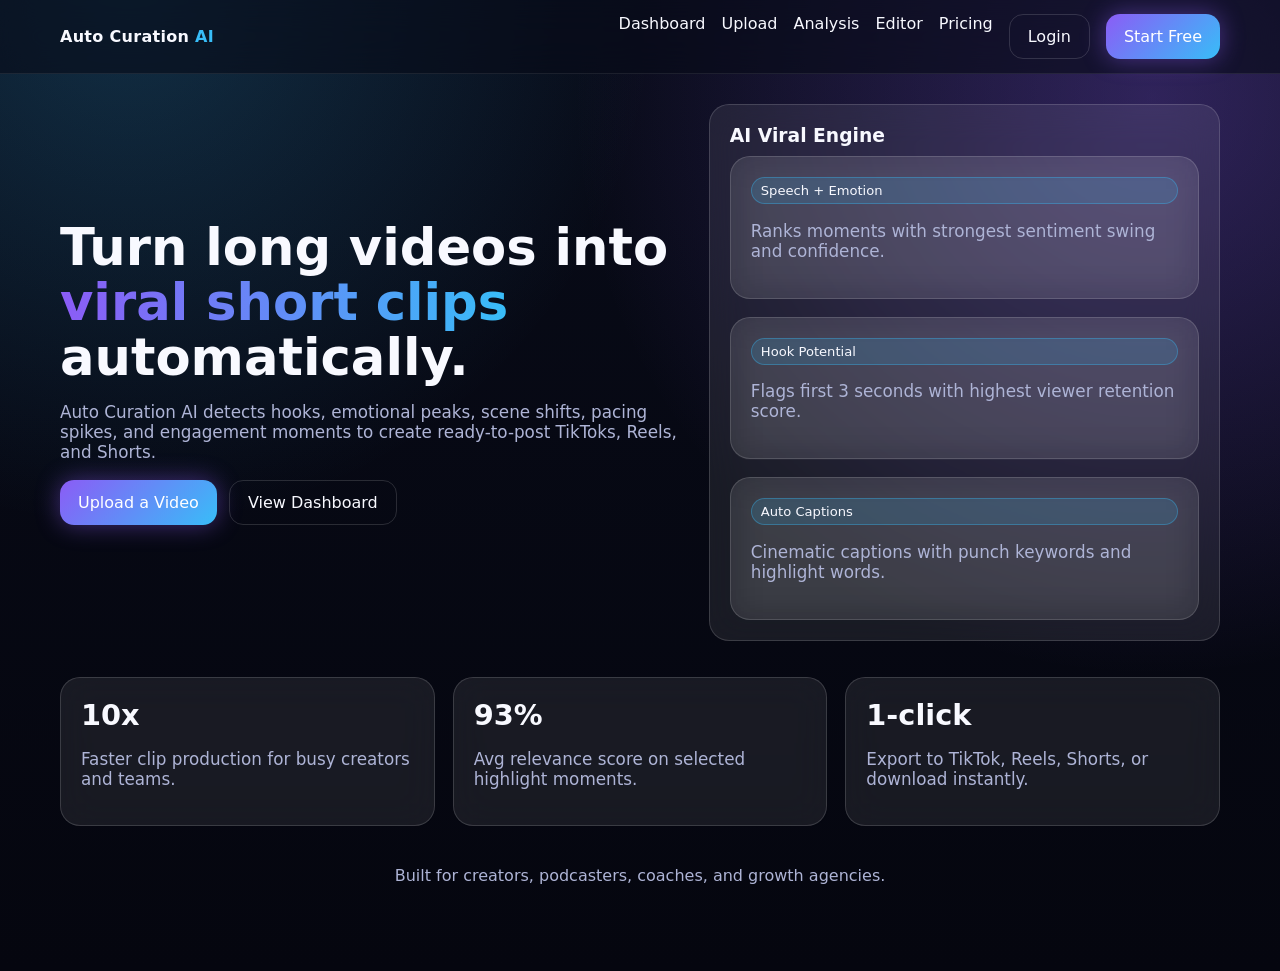
<file: index.html>
<!doctype html><html><head><meta charset='utf-8'><meta name='viewport' content='width=device-width,initial-scale=1'>
<title>Auto Curation AI</title><link rel='stylesheet' href='styles.css'></head><body>
<div id='nav-root'></div>
<main class='container'>
  <section class='hero'>
    <div>
      <h1>Turn long videos into <span style='background:linear-gradient(90deg,#8b5cf6,#38bdf8);-webkit-background-clip:text;color:transparent'>viral short clips</span> automatically.</h1>
      <p class='subtitle'>Auto Curation AI detects hooks, emotional peaks, scene shifts, pacing spikes, and engagement moments to create ready-to-post TikToks, Reels, and Shorts.</p>
      <div style='display:flex;gap:12px;flex-wrap:wrap;margin-top:18px'>
        <a class='btn btn-primary' href='upload.html'>Upload a Video</a>
        <a class='btn' href='dashboard.html'>View Dashboard</a>
      </div>
    </div>
    <div class='glass card float'>
      <h3>AI Viral Engine</h3>
      <div class='grid'>
        <div class='glass card'><div class='tag'>Speech + Emotion</div><p class='subtitle'>Ranks moments with strongest sentiment swing and confidence.</p></div>
        <div class='glass card'><div class='tag'>Hook Potential</div><p class='subtitle'>Flags first 3 seconds with highest viewer retention score.</p></div>
        <div class='glass card'><div class='tag'>Auto Captions</div><p class='subtitle'>Cinematic captions with punch keywords and highlight words.</p></div>
      </div>
    </div>
  </section>

  <section style='margin-top:36px' class='grid grid-3'>
    <article class='glass card'><div class='kpi'>10x</div><p class='subtitle'>Faster clip production for busy creators and teams.</p></article>
    <article class='glass card'><div class='kpi'>93%</div><p class='subtitle'>Avg relevance score on selected highlight moments.</p></article>
    <article class='glass card'><div class='kpi'>1-click</div><p class='subtitle'>Export to TikTok, Reels, Shorts, or download instantly.</p></article>
  </section>
  <p class='footer'>Built for creators, podcasters, coaches, and growth agencies.</p>
</main>
<script src='app.js'></script>
</body></html>
</file>
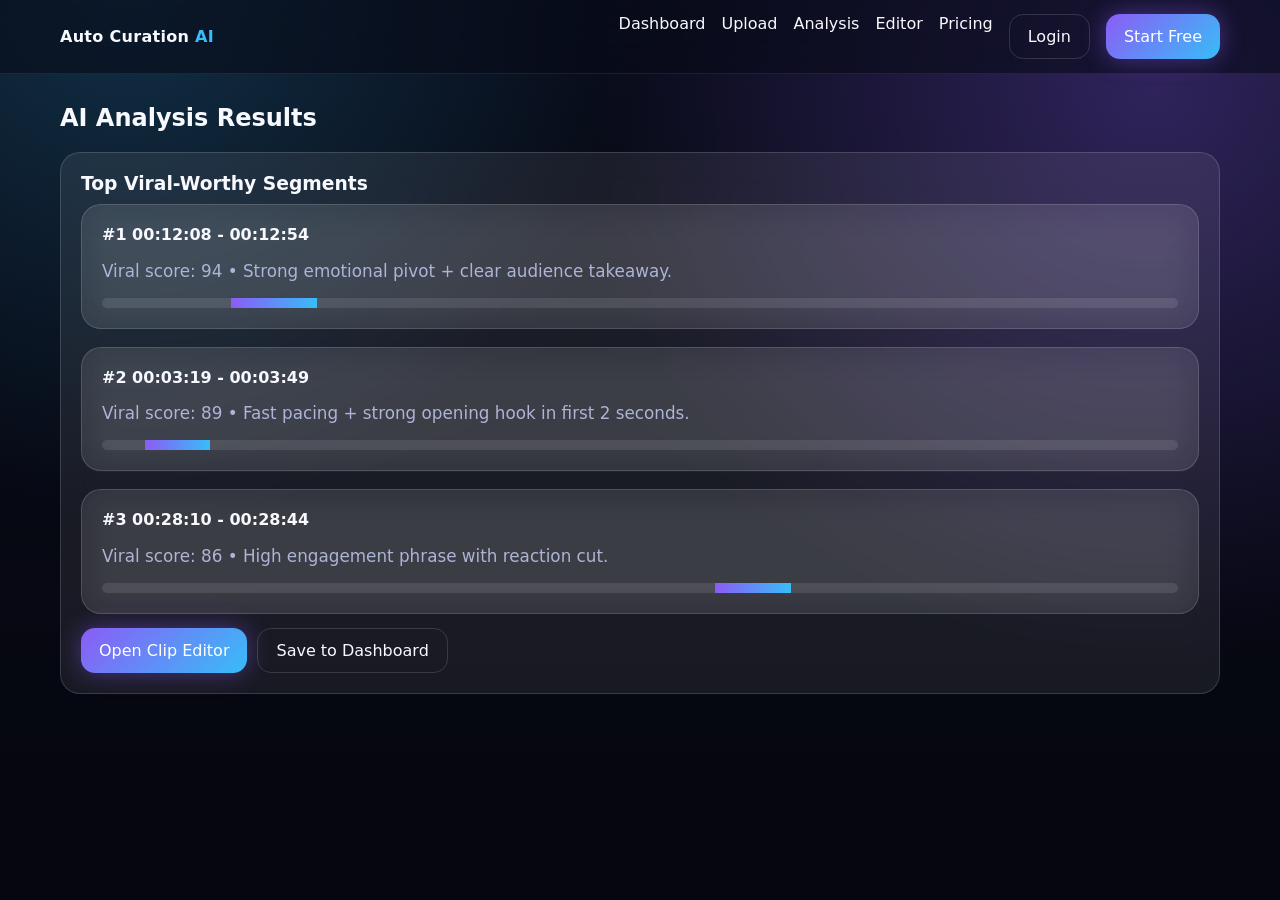
<file: analysis.html>
<!doctype html><html><head><meta charset='utf-8'><meta name='viewport' content='width=device-width,initial-scale=1'><title>Analysis Results</title><link rel='stylesheet' href='styles.css'></head><body>
<div id='nav-root'></div>
<main class='container'>
  <h2 class='page-title'>AI Analysis Results</h2>
  <section class='glass card'>
    <h3>Top Viral-Worthy Segments</h3>
    <div class='grid'>
      <div class='glass card'><strong>#1 00:12:08 - 00:12:54</strong><p class='subtitle'>Viral score: 94 • Strong emotional pivot + clear audience takeaway.</p><div class='timeline'><span style='left:12%;width:8%'></span></div></div>
      <div class='glass card'><strong>#2 00:03:19 - 00:03:49</strong><p class='subtitle'>Viral score: 89 • Fast pacing + strong opening hook in first 2 seconds.</p><div class='timeline'><span style='left:4%;width:6%'></span></div></div>
      <div class='glass card'><strong>#3 00:28:10 - 00:28:44</strong><p class='subtitle'>Viral score: 86 • High engagement phrase with reaction cut.</p><div class='timeline'><span style='left:57%;width:7%'></span></div></div>
    </div>
    <div style='margin-top:14px;display:flex;gap:10px;flex-wrap:wrap'>
      <a href='editor.html' class='btn btn-primary'>Open Clip Editor</a>
      <a href='dashboard.html' class='btn'>Save to Dashboard</a>
    </div>
  </section>
</main><script src='app.js'></script></body></html>
</file>
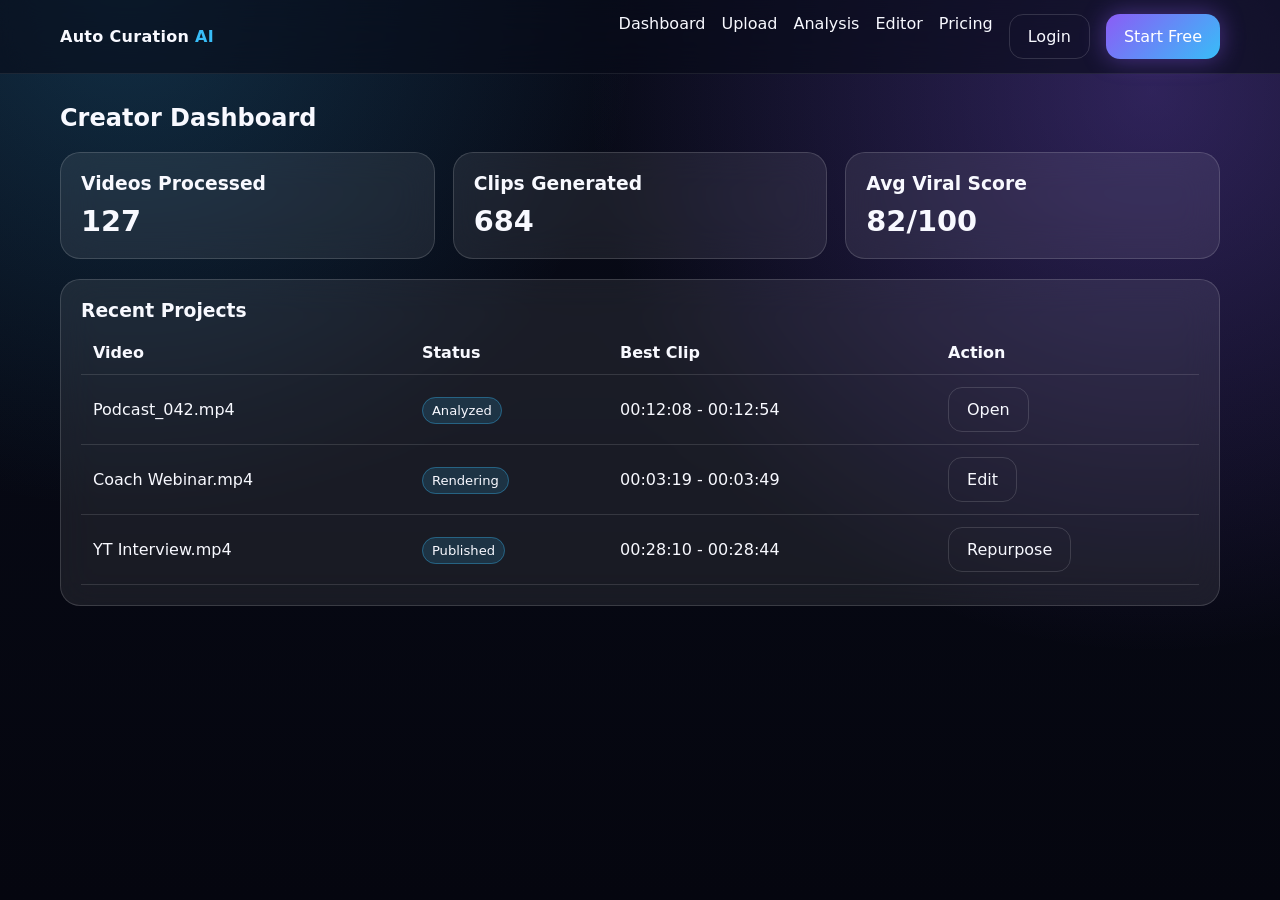
<file: dashboard.html>
<!doctype html><html><head><meta charset='utf-8'><meta name='viewport' content='width=device-width,initial-scale=1'><title>Dashboard</title><link rel='stylesheet' href='styles.css'></head><body>
<div id='nav-root'></div>
<main class='container'>
  <h2 class='page-title'>Creator Dashboard</h2>
  <section class='grid grid-3'>
    <div class='glass card'><h3>Videos Processed</h3><div class='kpi'>127</div></div>
    <div class='glass card'><h3>Clips Generated</h3><div class='kpi'>684</div></div>
    <div class='glass card'><h3>Avg Viral Score</h3><div class='kpi'>82/100</div></div>
  </section>
  <section class='glass card' style='margin-top:20px'>
    <h3>Recent Projects</h3>
    <table class='table'>
      <tr><th>Video</th><th>Status</th><th>Best Clip</th><th>Action</th></tr>
      <tr><td>Podcast_042.mp4</td><td><span class='tag'>Analyzed</span></td><td>00:12:08 - 00:12:54</td><td><a class='btn' href='analysis.html'>Open</a></td></tr>
      <tr><td>Coach Webinar.mp4</td><td><span class='tag'>Rendering</span></td><td>00:03:19 - 00:03:49</td><td><a class='btn' href='editor.html'>Edit</a></td></tr>
      <tr><td>YT Interview.mp4</td><td><span class='tag'>Published</span></td><td>00:28:10 - 00:28:44</td><td><a class='btn' href='editor.html'>Repurpose</a></td></tr>
    </table>
  </section>
</main><script src='app.js'></script></body></html>
</file>
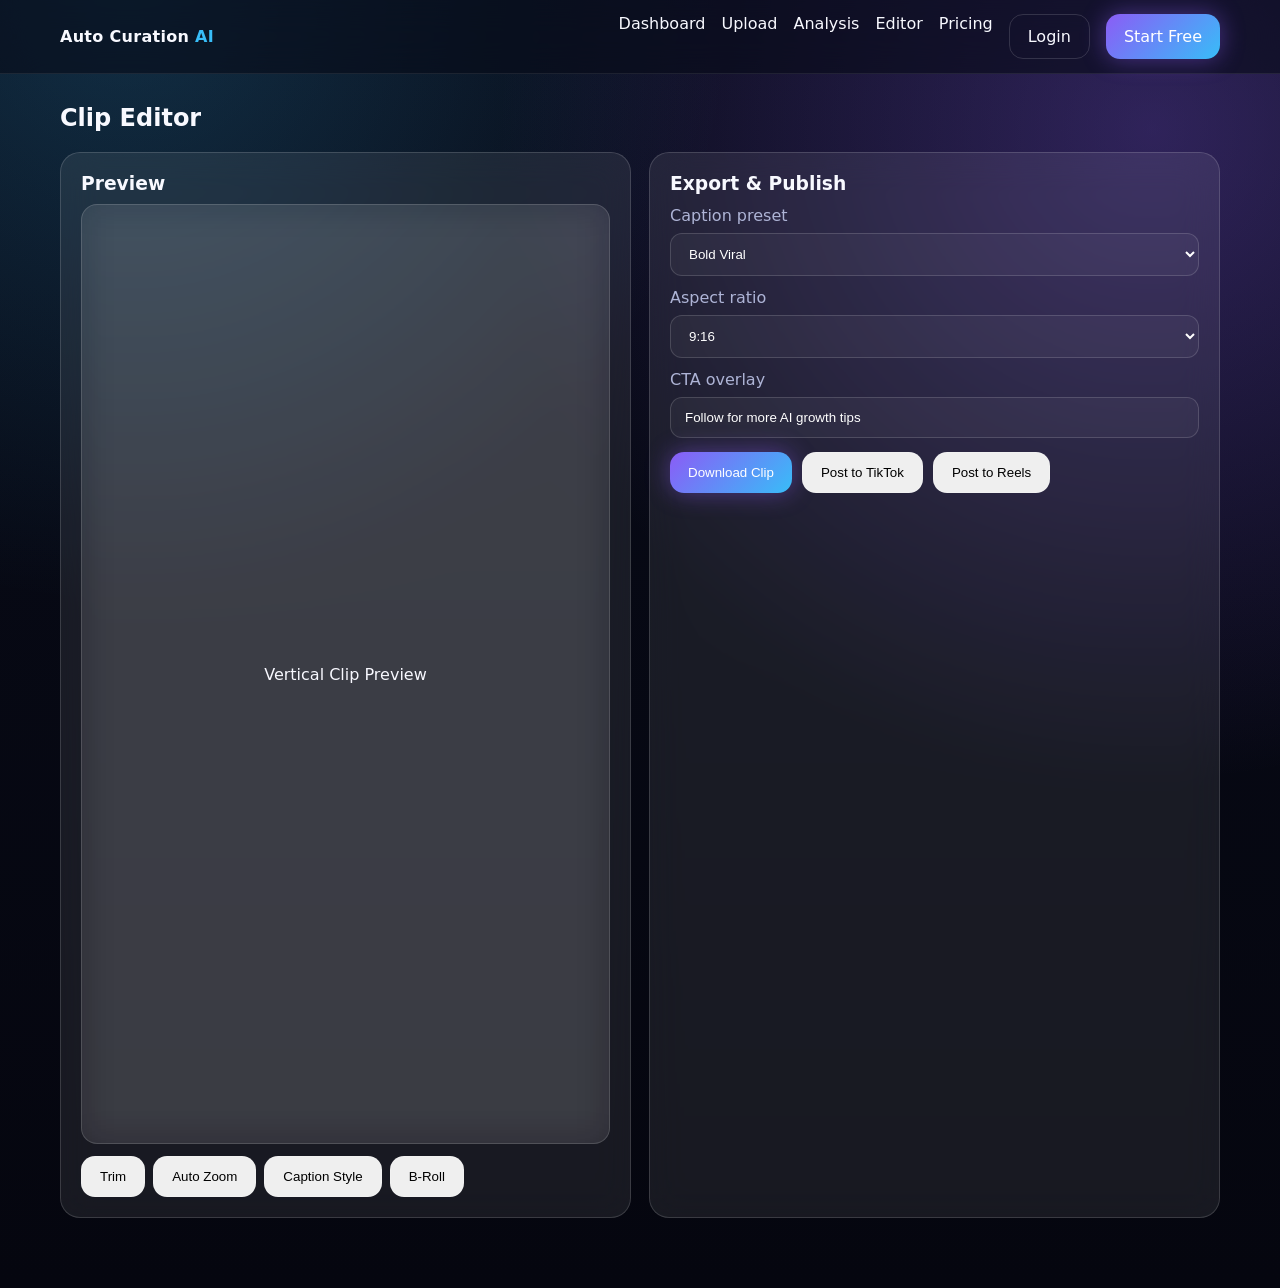
<file: editor.html>
<!doctype html><html><head><meta charset='utf-8'><meta name='viewport' content='width=device-width,initial-scale=1'><title>Clip Editor</title><link rel='stylesheet' href='styles.css'></head><body>
<div id='nav-root'></div>
<main class='container'>
  <h2 class='page-title'>Clip Editor</h2>
  <section class='grid grid-2'>
    <div class='glass card'>
      <h3>Preview</h3>
      <div class='glass' style='aspect-ratio:9/16;display:grid;place-items:center;border-radius:16px'>Vertical Clip Preview</div>
      <div style='display:flex;gap:8px;flex-wrap:wrap;margin-top:12px'>
        <button class='btn'>Trim</button><button class='btn'>Auto Zoom</button><button class='btn'>Caption Style</button><button class='btn'>B-Roll</button>
      </div>
    </div>
    <div class='glass card'>
      <h3>Export & Publish</h3>
      <label>Caption preset</label><select class='select'><option>Bold Viral</option><option>Clean Minimal</option></select>
      <label>Aspect ratio</label><select class='select'><option>9:16</option><option>1:1</option><option>16:9</option></select>
      <label>CTA overlay</label><input class='input' value='Follow for more AI growth tips'>
      <div style='display:flex;gap:10px;flex-wrap:wrap;margin-top:14px'>
        <button class='btn btn-primary'>Download Clip</button><button class='btn'>Post to TikTok</button><button class='btn'>Post to Reels</button>
      </div>
    </div>
  </section>
</main><script src='app.js'></script></body></html>
</file>
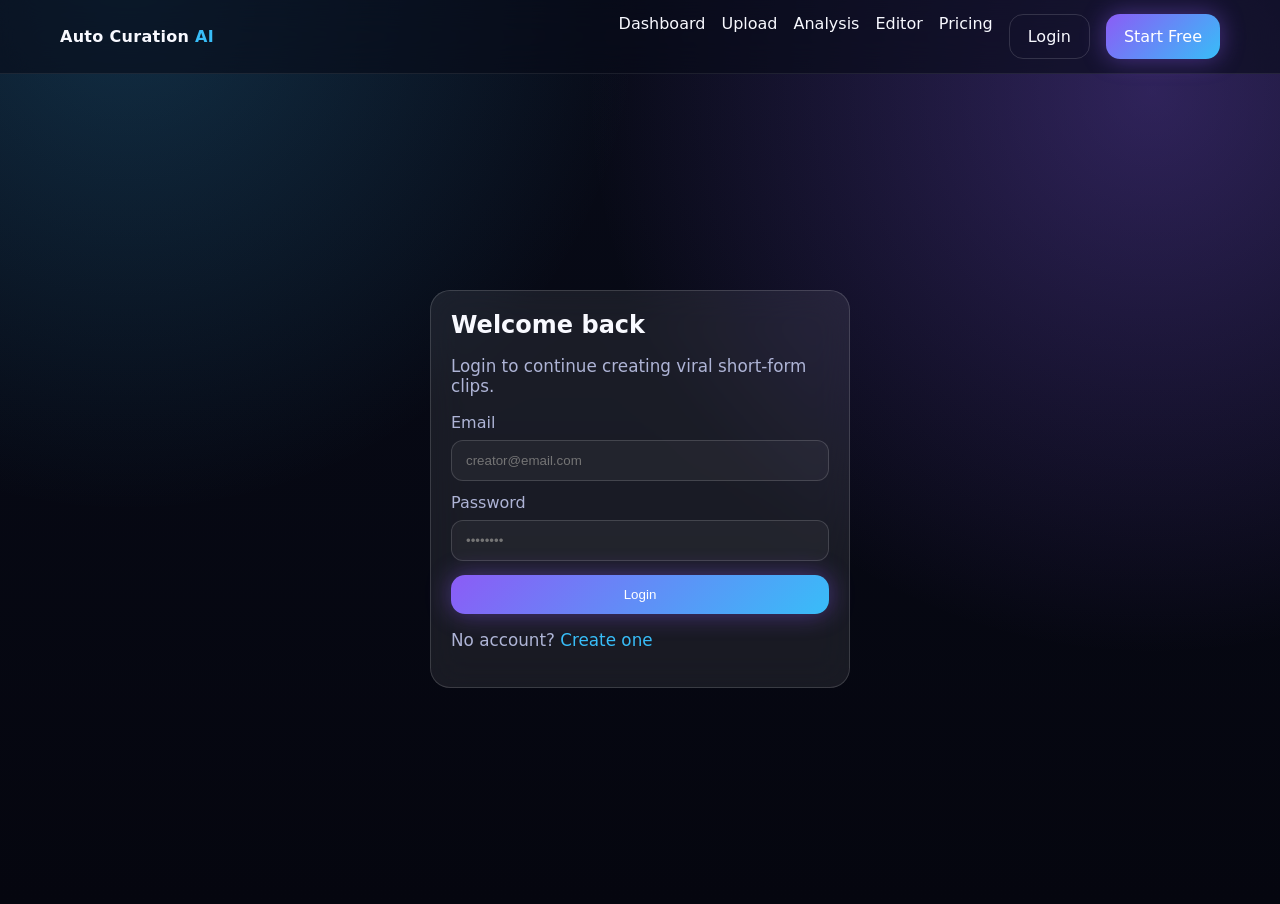
<file: login.html>
<!doctype html><html><head><meta charset='utf-8'><meta name='viewport' content='width=device-width,initial-scale=1'><title>Login</title><link rel='stylesheet' href='styles.css'></head><body>
<div id='nav-root'></div>
<main class='auth-wrap'>
  <section class='glass card auth-card'>
    <h2>Welcome back</h2><p class='subtitle'>Login to continue creating viral short-form clips.</p>
    <label>Email</label><input class='input' type='email' placeholder='creator@email.com'>
    <label>Password</label><input class='input' type='password' placeholder='••••••••'>
    <button class='btn btn-primary' style='width:100%;margin-top:14px'>Login</button>
    <p class='subtitle'>No account? <a href='signup.html' style='color:#38bdf8'>Create one</a></p>
  </section>
</main><script src='app.js'></script></body></html>
</file>
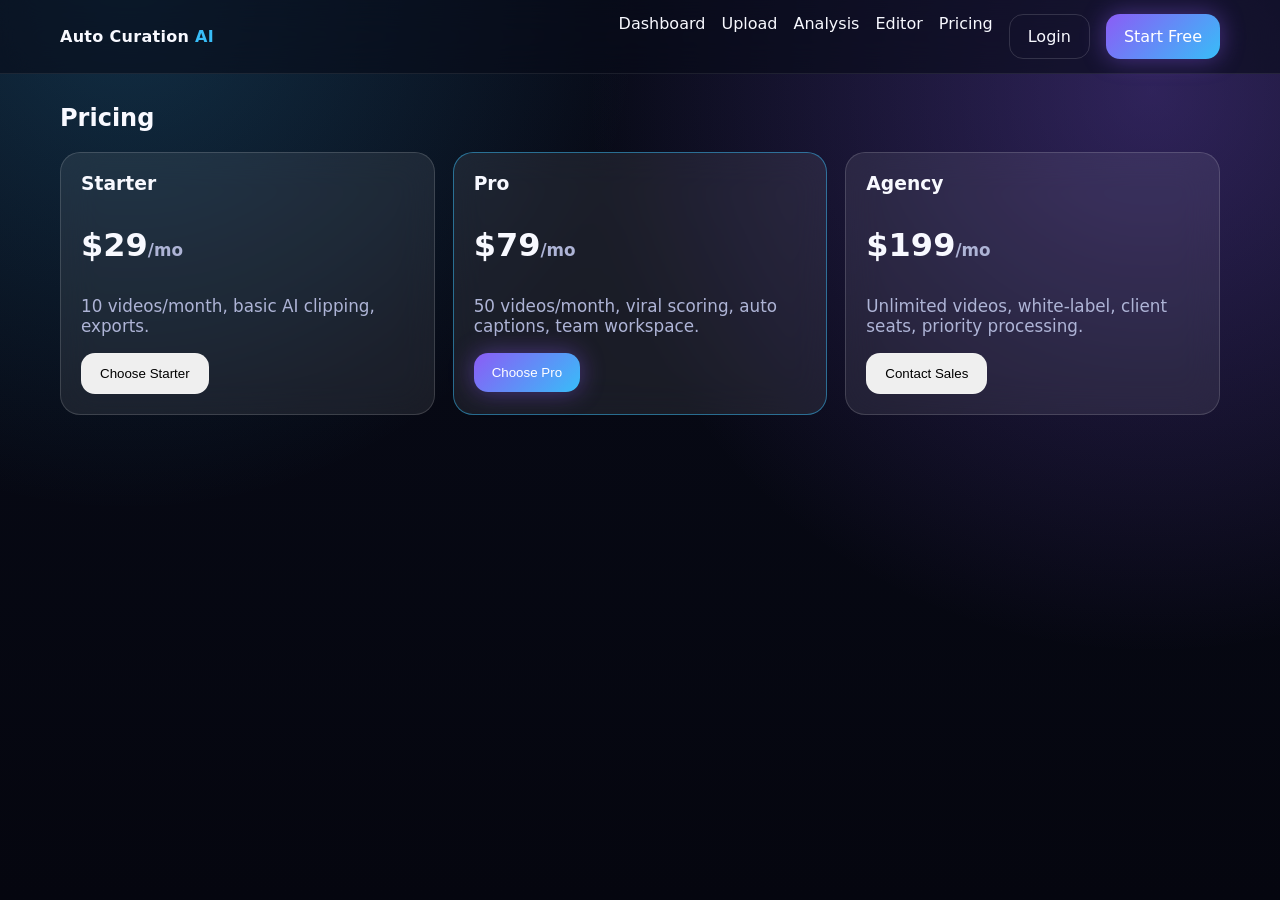
<file: pricing.html>
<!doctype html><html><head><meta charset='utf-8'><meta name='viewport' content='width=device-width,initial-scale=1'><title>Pricing</title><link rel='stylesheet' href='styles.css'></head><body>
<div id='nav-root'></div>
<main class='container'>
  <h2 class='page-title'>Pricing</h2>
  <section class='grid grid-3'>
    <div class='glass card'><h3>Starter</h3><p class='price'>$29<span class='subtitle'>/mo</span></p><p class='subtitle'>10 videos/month, basic AI clipping, exports.</p><button class='btn'>Choose Starter</button></div>
    <div class='glass card' style='border-color:rgba(56,189,248,.5)'><h3>Pro</h3><p class='price'>$79<span class='subtitle'>/mo</span></p><p class='subtitle'>50 videos/month, viral scoring, auto captions, team workspace.</p><button class='btn btn-primary'>Choose Pro</button></div>
    <div class='glass card'><h3>Agency</h3><p class='price'>$199<span class='subtitle'>/mo</span></p><p class='subtitle'>Unlimited videos, white-label, client seats, priority processing.</p><button class='btn'>Contact Sales</button></div>
  </section>
</main><script src='app.js'></script></body></html>
</file>
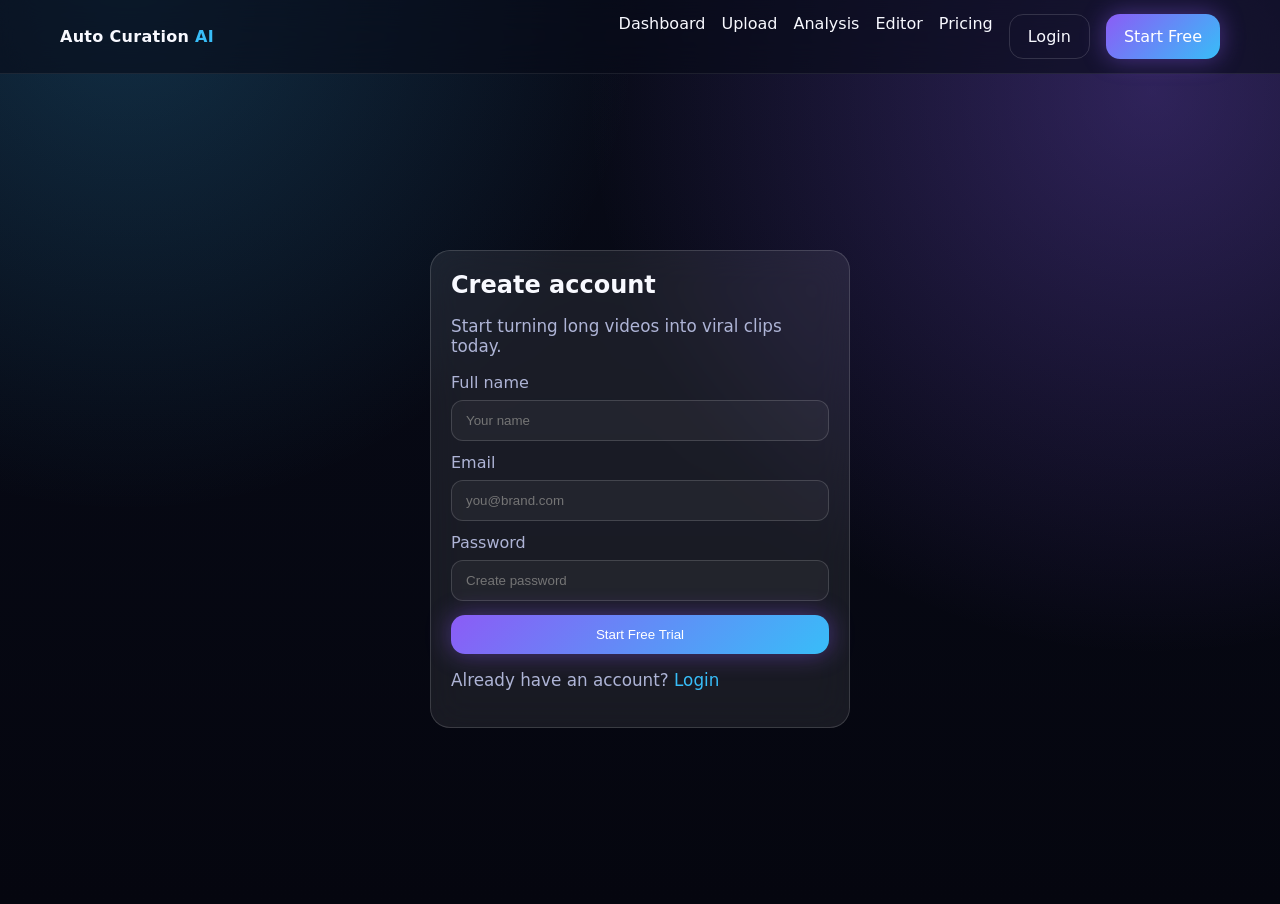
<file: signup.html>
<!doctype html><html><head><meta charset='utf-8'><meta name='viewport' content='width=device-width,initial-scale=1'><title>Sign up</title><link rel='stylesheet' href='styles.css'></head><body>
<div id='nav-root'></div>
<main class='auth-wrap'>
  <section class='glass card auth-card'>
    <h2>Create account</h2><p class='subtitle'>Start turning long videos into viral clips today.</p>
    <label>Full name</label><input class='input' placeholder='Your name'>
    <label>Email</label><input class='input' type='email' placeholder='you@brand.com'>
    <label>Password</label><input class='input' type='password' placeholder='Create password'>
    <button class='btn btn-primary' style='width:100%;margin-top:14px'>Start Free Trial</button>
    <p class='subtitle'>Already have an account? <a href='login.html' style='color:#38bdf8'>Login</a></p>
  </section>
</main><script src='app.js'></script></body></html>
</file>
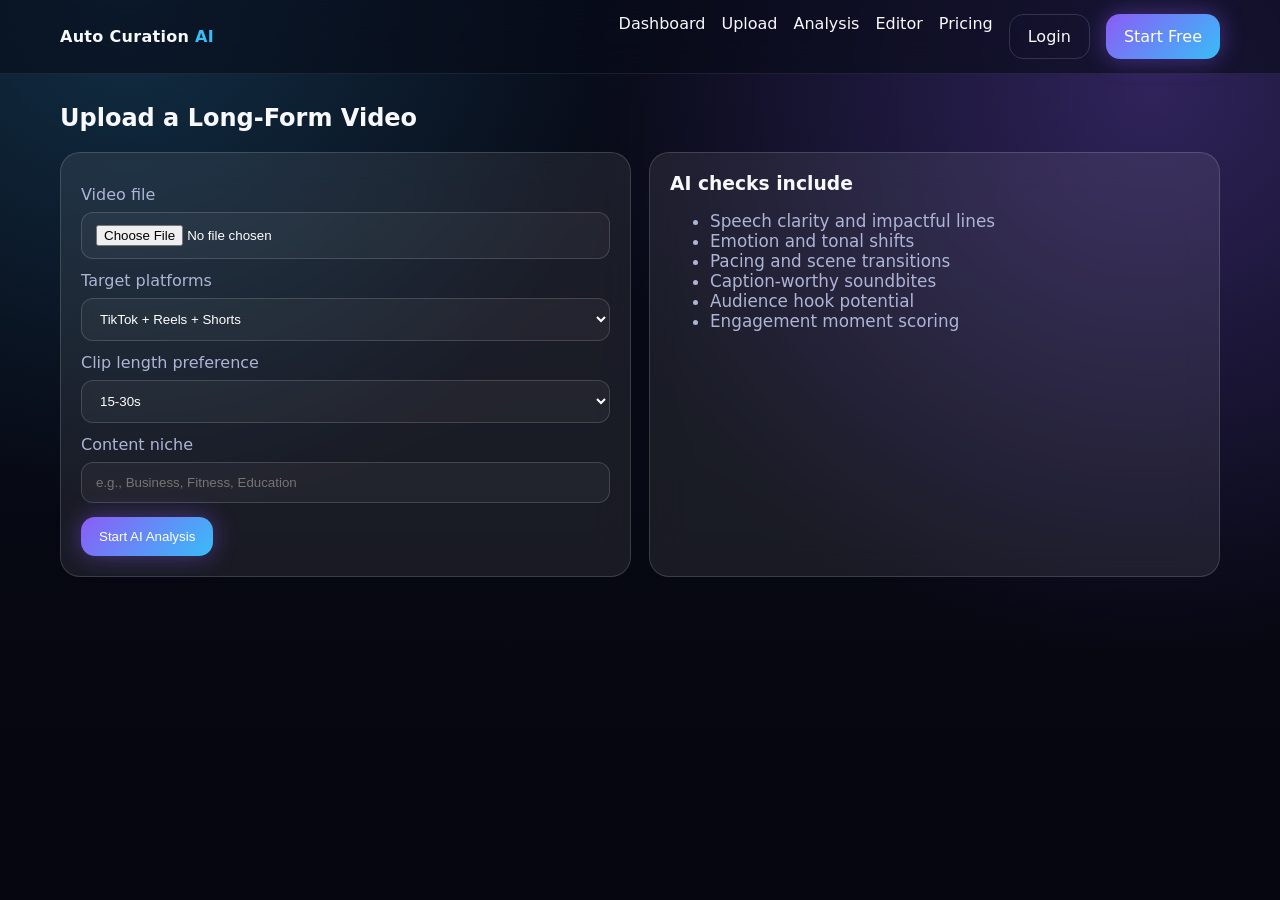
<file: upload.html>
<!doctype html><html><head><meta charset='utf-8'><meta name='viewport' content='width=device-width,initial-scale=1'><title>Upload</title><link rel='stylesheet' href='styles.css'></head><body>
<div id='nav-root'></div>
<main class='container'>
  <h2 class='page-title'>Upload a Long-Form Video</h2>
  <section class='grid grid-2'>
    <div class='glass card'>
      <label>Video file</label><input type='file' class='input'>
      <label>Target platforms</label><select class='select'><option>TikTok + Reels + Shorts</option><option>TikTok only</option><option>Instagram Reels only</option></select>
      <label>Clip length preference</label><select class='select'><option>15-30s</option><option>30-60s</option><option>Mixed</option></select>
      <label>Content niche</label><input class='input' placeholder='e.g., Business, Fitness, Education'>
      <button class='btn btn-primary' style='margin-top:14px'>Start AI Analysis</button>
    </div>
    <div class='glass card'>
      <h3>AI checks include</h3>
      <ul class='subtitle'>
        <li>Speech clarity and impactful lines</li><li>Emotion and tonal shifts</li><li>Pacing and scene transitions</li>
        <li>Caption-worthy soundbites</li><li>Audience hook potential</li><li>Engagement moment scoring</li>
      </ul>
    </div>
  </section>
</main><script src='app.js'></script></body></html>
</file>
<file: styles.css>
:root {
  --bg: #070912;
  --bg-soft: #0d1020;
  --card: rgba(255,255,255,0.08);
  --card-strong: rgba(255,255,255,0.12);
  --text: #f8f9ff;
  --muted: #aeb4d6;
  --purple: #8b5cf6;
  --blue: #38bdf8;
  --glow: 0 0 25px rgba(139,92,246,.45);
  --radius: 20px;
}
* { box-sizing: border-box; }
body {
  margin: 0;
  font-family: Inter, ui-sans-serif, system-ui, -apple-system, Segoe UI, Roboto, sans-serif;
  color: var(--text);
  background:
    radial-gradient(circle at 10% 0%, rgba(56,189,248,.2), transparent 35%),
    radial-gradient(circle at 90% 10%, rgba(139,92,246,.3), transparent 40%),
    linear-gradient(180deg, #080b18 0%, #05060f 100%);
  min-height: 100vh;
}
a { color: inherit; text-decoration: none; }
.nav {
  position: sticky; top: 0; z-index: 10;
  backdrop-filter: blur(18px);
  background: rgba(8,11,24,.6);
  border-bottom: 1px solid rgba(255,255,255,.08);
}
.nav-inner {
  max-width: 1200px; margin: 0 auto; padding: 14px 20px;
  display: flex; justify-content: space-between; align-items: center; gap: 16px;
}
.brand { font-weight: 700; letter-spacing: .3px; }
.brand span { color: var(--blue); }
.nav-links { display: flex; gap: 16px; flex-wrap: wrap; }
.btn {
  padding: 12px 18px; border-radius: 14px; border: 1px solid rgba(255,255,255,.14);
  display: inline-flex; align-items: center; justify-content: center; gap: 8px;
  transition: all .25s ease;
}
.btn:hover { transform: translateY(-2px); border-color: rgba(56,189,248,.5); }
.btn-primary {
  background: linear-gradient(135deg, var(--purple), var(--blue));
  border: none; box-shadow: var(--glow); color: white;
}
.container { max-width: 1200px; margin: 0 auto; padding: 30px 20px 70px; }
.hero { display: grid; gap: 24px; grid-template-columns: 1.1fr .9fr; align-items: center; }
.glass {
  background: var(--card);
  border: 1px solid rgba(255,255,255,.15);
  border-radius: var(--radius);
  backdrop-filter: blur(18px);
}
.card { padding: 20px; }
h1,h2,h3 { margin: 0 0 10px; }
h1 { font-size: clamp(2rem, 4vw, 3.5rem); line-height: 1.08; }
.subtitle { color: var(--muted); font-size: 1.05rem; }
.grid { display: grid; gap: 18px; }
.grid-3 { grid-template-columns: repeat(3, minmax(0,1fr)); }
.grid-2 { grid-template-columns: repeat(2, minmax(0,1fr)); }
.kpi { font-size: 1.8rem; font-weight: 700; }
.float {
  animation: float 4.5s ease-in-out infinite;
}
@keyframes float {
  0%, 100% { transform: translateY(0px); }
  50% { transform: translateY(-8px); }
}
.page-title { margin-bottom: 20px; }
.input, .select, textarea {
  width: 100%; padding: 12px 14px; border-radius: 12px;
  border: 1px solid rgba(255,255,255,.15); background: rgba(255,255,255,.04); color: white;
}
label { display: block; margin: 12px 0 8px; color: var(--muted); }
.table { width: 100%; border-collapse: collapse; }
.table th,.table td { padding: 12px; border-bottom: 1px solid rgba(255,255,255,.12); text-align: left; }
.tag { font-size: .82rem; padding: 5px 9px; border-radius: 999px; background: rgba(56,189,248,.15); border: 1px solid rgba(56,189,248,.35); }
.timeline { height: 10px; border-radius: 999px; background: rgba(255,255,255,.1); position: relative; overflow: hidden; }
.timeline > span { position: absolute; height: 100%; background: linear-gradient(90deg,var(--purple), var(--blue)); }
.auth-wrap { min-height: calc(100vh - 70px); display: grid; place-items: center; padding: 24px; }
.auth-card { width: min(420px, 100%); }
.price { font-size: 2rem; font-weight: 700; }
.footer { color: var(--muted); text-align: center; margin-top: 40px; }
@media (max-width: 900px){
  .hero, .grid-3, .grid-2 { grid-template-columns: 1fr; }
}
</file>
